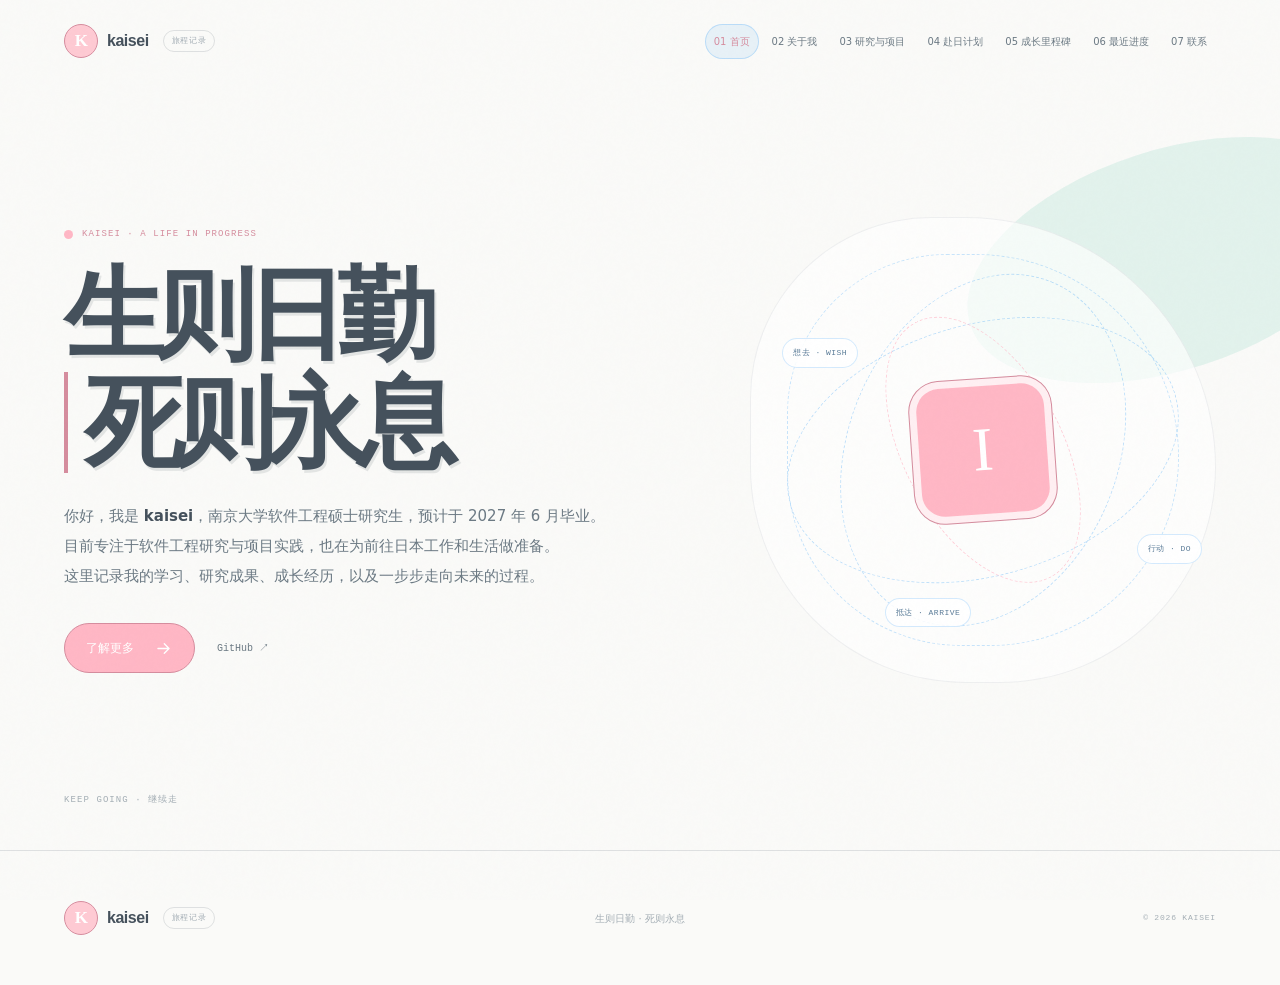
<file: index.html>
<!doctype html>
<html lang="zh-CN">
  <head>
    <meta charset="UTF-8" />
    <meta name="viewport" content="width=device-width, initial-scale=1.0" />
    <meta name="theme-color" content="#0b0c0e" />
    <meta
      name="description"
      content="kaisei 的个人成长记录，记录去日本、学习、工作与长期梦想如何一步步变成现实。"
    />
    <meta property="og:title" content="kaisei · Personal Space" />
    <meta
      property="og:description"
      content="生则日勤，死则永息。"
    />
    <meta property="og:type" content="website" />
    <meta property="og:url" content="https://kaisei-jp.github.io/" />
    <link rel="canonical" href="https://kaisei-jp.github.io/" />
    <title>kaisei · Personal Space</title>
    <link rel="icon" href="data:image/svg+xml,<svg xmlns=%22http://www.w3.org/2000/svg%22 viewBox=%220 0 100 100%22><rect width=%22100%22 height=%22100%22 rx=%2220%22 fill=%22%23c7ff3d%22/><text x=%2250%22 y=%2268%22 text-anchor=%22middle%22 font-size=%2260%22 font-family=%22Arial%22 font-weight=%22900%22 fill=%22%230b0c0e%22>K</text></svg>" />
    <link rel="stylesheet" href="styles.css" />
    <script src="script.js" defer></script>
  </head>

  <body>
    <a class="skip-link" href="#main-content">跳到主要内容</a>

    <div class="noise" aria-hidden="true"></div>
    <header class="site-header" data-header>
      <a class="brand" href="index.html" aria-label="kaisei 首页">
        <span class="brand-mark">K</span>
        <span>kaisei</span>
        <span class="brand-sub">旅程记录</span>
      </a>

      <button
        class="menu-button"
        type="button"
        aria-label="打开导航"
        aria-expanded="false"
        aria-controls="site-nav"
        data-menu-button
      >
        <span></span>
        <span></span>
      </button>

      <nav class="site-nav" id="site-nav" aria-label="主导航" data-nav>
        <a href="index.html" aria-current="page">01 首页</a>
        <a href="about.html">02 关于我</a>
        <a href="research.html">03 研究与项目</a>
        <a href="plan.html">04 赴日计划</a>
        <a href="milestones.html">05 成长里程碑</a>
        <a href="now.html">06 最近进度</a>
        <a href="contact.html">07 联系</a>
      </nav>
    </header>

    <main id="main-content">
      <section class="hero" id="top" aria-labelledby="hero-title">
        <div class="hero-copy">
          <p class="eyebrow reveal">KAISEI · A LIFE IN PROGRESS</p>
          <h1 id="hero-title" class="reveal hero-title-art">
            <span class="hero-line">生则日勤</span>
            <span class="hero-line hero-line-secondary">死则永息</span>
          </h1>
          <p class="hero-intro reveal">
            你好，我是 <strong>kaisei</strong>，南京大学软件工程硕士研究生，预计于 2027 年 6 月毕业。<br />
            目前专注于软件工程研究与项目实践，也在为前往日本工作和生活做准备。<br />
            这里记录我的学习、研究成果、成长经历，以及一步步走向未来的过程。
          </p>
          <div class="hero-actions reveal">
            <a class="button button-primary" href="about.html">
              了解更多
              <svg aria-hidden="true" viewBox="0 0 24 24">
                <path d="M5 12h14M13 6l6 6-6 6" />
              </svg>
            </a>
            <a
              class="text-link"
              href="https://github.com/kaisei-jp"
              target="_blank"
              rel="noopener noreferrer"
            >
              GitHub <span aria-hidden="true">↗</span>
            </a>
          </div>
        </div>

        <div class="hero-visual reveal" aria-hidden="true">
          <div class="orbit orbit-one"></div>
          <div class="orbit orbit-two"></div>
          <div class="orbit orbit-three"></div>
          <div class="visual-core">
            <span>I</span>
          </div>
          <span class="visual-label label-one">想去 · WISH</span>
          <span class="visual-label label-two">行动 · DO</span>
          <span class="visual-label label-three">抵达 · ARRIVE</span>
        </div>
      </section>
    </main>

    <footer class="site-footer">
      <a class="brand" href="index.html" aria-label="回到首页">
        <span class="brand-mark">K</span>
        <span>kaisei</span>
        <span class="brand-sub">旅程记录</span>
      </a>
      <p>生则日勤 · 死则永息</p>
      <p class="copyright">© <span data-year></span> kaisei</p>
    </footer>
  </body>
</html>
</file>
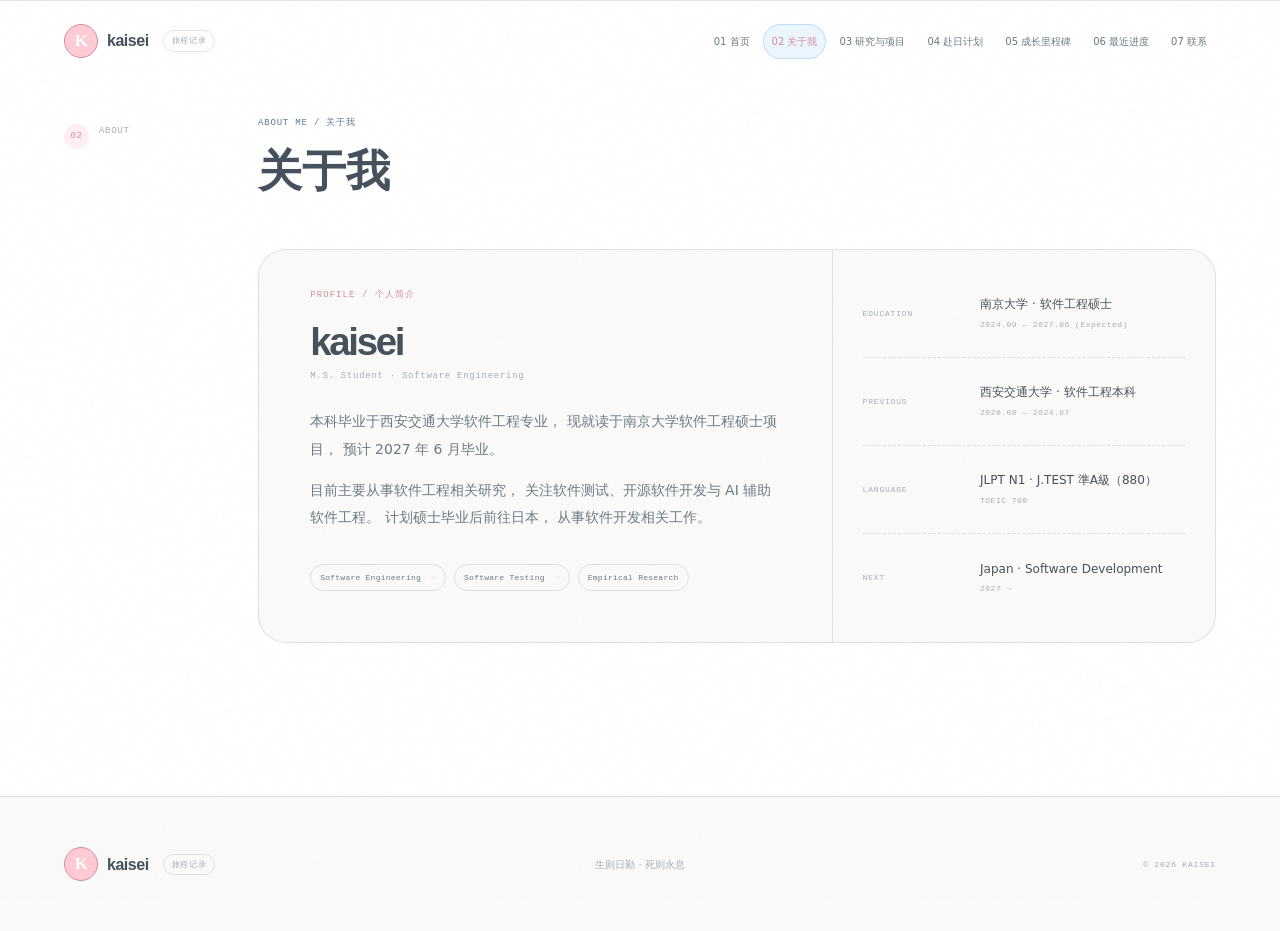
<file: about.html>
<!doctype html>
<html lang="zh-CN">
  <head>
    <meta charset="UTF-8" />
    <meta name="viewport" content="width=device-width, initial-scale=1.0" />
    <meta name="theme-color" content="#fafaf8" />
    <meta name="description" content="kaisei 的个人简介、教育经历、语言成绩与专业方向。" />
    <meta property="og:title" content="关于我 · kaisei" />
    <meta property="og:type" content="website" />
    <meta property="og:url" content="https://kaisei-jp.github.io/about.html" />
    <link rel="canonical" href="https://kaisei-jp.github.io/about.html" />
    <title>关于我 · kaisei</title>
    <link rel="icon" href="data:image/svg+xml,<svg xmlns=%22http://www.w3.org/2000/svg%22 viewBox=%220 0 100 100%22><rect width=%22100%22 height=%22100%22 rx=%2220%22 fill=%22%23c7ff3d%22/><text x=%2250%22 y=%2268%22 text-anchor=%22middle%22 font-size=%2260%22 font-family=%22Arial%22 font-weight=%22900%22 fill=%22%230b0c0e%22>K</text></svg>" />
    <link rel="stylesheet" href="styles.css?v=20261012-about3" />
    <script src="script.js" defer></script>
  </head>

  <body>
    <a class="skip-link" href="#main-content">跳到主要内容</a>
    <div class="noise" aria-hidden="true"></div>
    <header class="site-header" data-header>
      <a class="brand" href="index.html" aria-label="kaisei 首页">
        <span class="brand-mark">K</span>
        <span>kaisei</span>
        <span class="brand-sub">旅程记录</span>
      </a>
      <button class="menu-button" type="button" aria-label="打开导航" aria-expanded="false" aria-controls="site-nav" data-menu-button>
        <span></span><span></span>
      </button>
      <nav class="site-nav" id="site-nav" aria-label="主导航" data-nav>
        <a href="index.html">01 首页</a>
        <a href="about.html" aria-current="page">02 关于我</a>
        <a href="research.html">03 研究与项目</a>
        <a href="plan.html">04 赴日计划</a>
        <a href="milestones.html">05 成长里程碑</a>
        <a href="now.html">06 最近进度</a>
        <a href="contact.html">07 联系</a>
      </nav>
    </header>

    <main id="main-content">
      <section class="manifesto section" id="about" aria-labelledby="about-title">
        <div class="section-index reveal"><span>02</span><span>ABOUT</span></div>
        <div class="manifesto-content">
          <p class="section-kicker reveal">ABOUT ME / 关于我</p>
          <h1 id="about-title" class="reveal">关于我</h1>
          <div class="research-profile reveal">
            <div class="research-bio">
              <p class="profile-label">PROFILE / 个人简介</p>
              <p class="profile-name">kaisei<span>M.S. Student · Software Engineering</span></p>
              <p class="profile-copy">
                本科毕业于西安交通大学软件工程专业，
                现就读于南京大学软件工程硕士项目，
                预计 2027 年 6 月毕业。
              </p>
              <p class="profile-copy">
                目前主要从事软件工程相关研究，
                关注软件测试、开源软件开发与 AI 辅助软件工程。
                计划硕士毕业后前往日本，
                从事软件开发相关工作。
              </p>
              <div class="method-chain" aria-label="专业方向">
                <span>Software Engineering</span>
                <span>Software Testing</span>
                <span>Empirical Research</span>
              </div>
            </div>
            <dl class="research-meta">
              <div class="meta-row">
                <dt>EDUCATION</dt>
                <dd>南京大学 · 软件工程硕士<span>2024.09 — 2027.06 (Expected)</span></dd>
              </div>
              <div class="meta-row">
                <dt>PREVIOUS</dt>
                <dd>西安交通大学 · 软件工程本科<span>2020.08 — 2024.07</span></dd>
              </div>
              <div class="meta-row">
                <dt>LANGUAGE</dt>
                <dd>JLPT N1 · J.TEST 準A級（880）<span>TOEIC 790</span></dd>
              </div>
              <div class="meta-row">
                <dt>NEXT</dt>
                <dd>Japan · Software Development<span>2027 →</span></dd>
              </div>
            </dl>
          </div>
        </div>
      </section>
    </main>

    <footer class="site-footer">
      <a class="brand" href="index.html" aria-label="回到首页"><span class="brand-mark">K</span><span>kaisei</span><span class="brand-sub">旅程记录</span></a>
      <p>生则日勤 · 死则永息</p>
      <p class="copyright">© <span data-year></span> kaisei</p>
    </footer>
  </body>
</html>
</file>
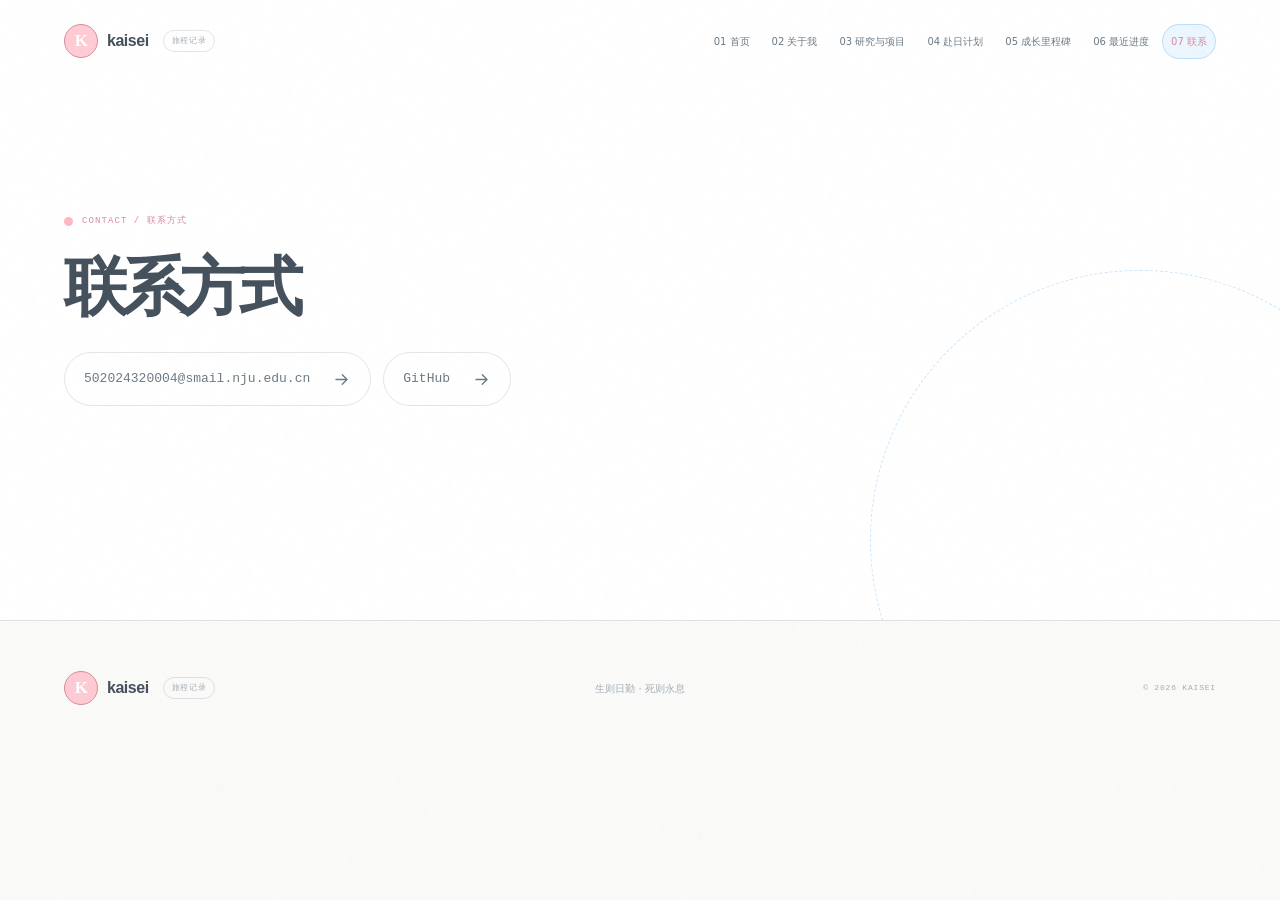
<file: contact.html>
<!doctype html>
<html lang="zh-CN">
  <head>
    <meta charset="UTF-8" />
    <meta name="viewport" content="width=device-width, initial-scale=1.0" />
    <meta name="theme-color" content="#fafaf8" />
    <meta name="description" content="kaisei 的电子邮件与 GitHub 联系方式。" />
    <meta property="og:title" content="联系 · kaisei" />
    <meta property="og:type" content="website" />
    <meta property="og:url" content="https://kaisei-jp.github.io/contact.html" />
    <link rel="canonical" href="https://kaisei-jp.github.io/contact.html" />
    <title>联系 · kaisei</title>
    <link rel="icon" href="data:image/svg+xml,<svg xmlns=%22http://www.w3.org/2000/svg%22 viewBox=%220 0 100 100%22><rect width=%22100%22 height=%22100%22 rx=%2220%22 fill=%22%23c7ff3d%22/><text x=%2250%22 y=%2268%22 text-anchor=%22middle%22 font-size=%2260%22 font-family=%22Arial%22 font-weight=%22900%22 fill=%22%230b0c0e%22>K</text></svg>" />
    <link rel="stylesheet" href="styles.css" />
    <script src="script.js" defer></script>
  </head>

  <body>
    <a class="skip-link" href="#main-content">跳到主要内容</a>
    <div class="noise" aria-hidden="true"></div>
    <header class="site-header" data-header>
      <a class="brand" href="index.html" aria-label="kaisei 首页"><span class="brand-mark">K</span><span>kaisei</span><span class="brand-sub">旅程记录</span></a>
      <button class="menu-button" type="button" aria-label="打开导航" aria-expanded="false" aria-controls="site-nav" data-menu-button><span></span><span></span></button>
      <nav class="site-nav" id="site-nav" aria-label="主导航" data-nav>
        <a href="index.html">01 首页</a>
        <a href="about.html">02 关于我</a>
        <a href="research.html">03 研究与项目</a>
        <a href="plan.html">04 赴日计划</a>
        <a href="milestones.html">05 成长里程碑</a>
        <a href="now.html">06 最近进度</a>
        <a href="contact.html" aria-current="page">07 联系</a>
      </nav>
    </header>

    <main id="main-content">
      <section class="contact contact-page" aria-labelledby="contact-title">
        <div class="contact-orbit" aria-hidden="true"></div>
        <p class="eyebrow reveal">CONTACT / 联系方式</p>
        <h1 id="contact-title" class="reveal">联系方式</h1>
        <div class="contact-links reveal">
          <a class="contact-link" href="mailto:502024320004@smail.nju.edu.cn">
            <span>502024320004@smail.nju.edu.cn</span>
            <svg aria-hidden="true" viewBox="0 0 24 24"><path d="M5 12h14M13 6l6 6-6 6" /></svg>
          </a>
          <a class="contact-link" href="https://github.com/kaisei-jp" target="_blank" rel="noopener noreferrer">
            <span>GitHub</span>
            <svg aria-hidden="true" viewBox="0 0 24 24"><path d="M5 12h14M13 6l6 6-6 6" /></svg>
          </a>
        </div>
      </section>
    </main>

    <footer class="site-footer">
      <a class="brand" href="index.html" aria-label="回到首页"><span class="brand-mark">K</span><span>kaisei</span><span class="brand-sub">旅程记录</span></a>
      <p>生则日勤 · 死则永息</p>
      <p class="copyright">© <span data-year></span> kaisei</p>
    </footer>
  </body>
</html>
</file>
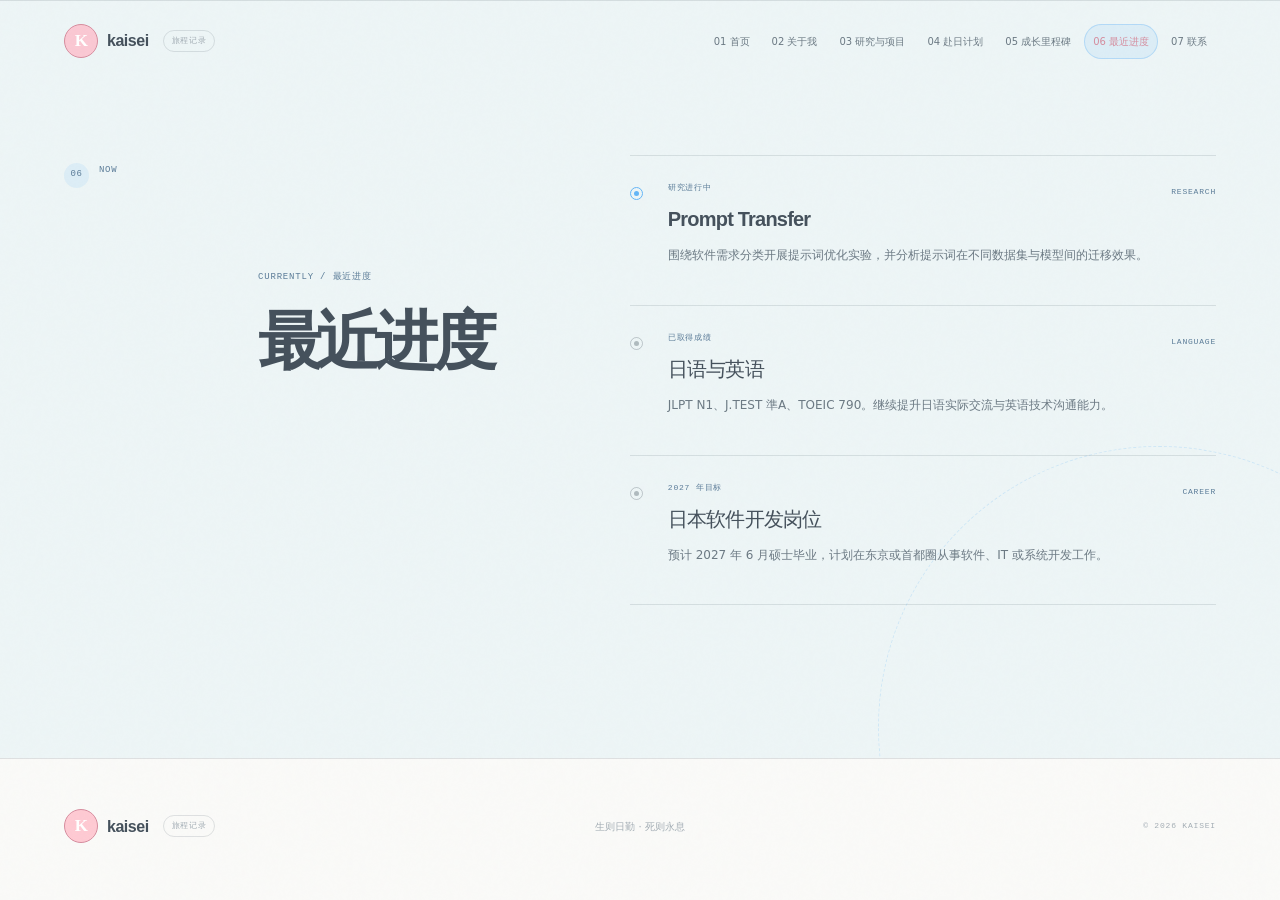
<file: now.html>
<!doctype html>
<html lang="zh-CN">
  <head>
    <meta charset="UTF-8" />
    <meta name="viewport" content="width=device-width, initial-scale=1.0" />
    <meta name="theme-color" content="#fafaf8" />
    <meta name="description" content="kaisei 最近的研究、语言学习与赴日就业准备进展。" />
    <meta property="og:title" content="最近进度 · kaisei" />
    <meta property="og:type" content="website" />
    <meta property="og:url" content="https://kaisei-jp.github.io/now.html" />
    <link rel="canonical" href="https://kaisei-jp.github.io/now.html" />
    <title>最近进度 · kaisei</title>
    <link rel="icon" href="data:image/svg+xml,<svg xmlns=%22http://www.w3.org/2000/svg%22 viewBox=%220 0 100 100%22><rect width=%22100%22 height=%22100%22 rx=%2220%22 fill=%22%23c7ff3d%22/><text x=%2250%22 y=%2268%22 text-anchor=%22middle%22 font-size=%2260%22 font-family=%22Arial%22 font-weight=%22900%22 fill=%22%230b0c0e%22>K</text></svg>" />
    <link rel="stylesheet" href="styles.css" />
    <script src="script.js" defer></script>
  </head>

  <body>
    <a class="skip-link" href="#main-content">跳到主要内容</a>
    <div class="noise" aria-hidden="true"></div>
    <header class="site-header" data-header>
      <a class="brand" href="index.html" aria-label="kaisei 首页"><span class="brand-mark">K</span><span>kaisei</span><span class="brand-sub">旅程记录</span></a>
      <button class="menu-button" type="button" aria-label="打开导航" aria-expanded="false" aria-controls="site-nav" data-menu-button><span></span><span></span></button>
      <nav class="site-nav" id="site-nav" aria-label="主导航" data-nav>
        <a href="index.html">01 首页</a>
        <a href="about.html">02 关于我</a>
        <a href="research.html">03 研究与项目</a>
        <a href="plan.html">04 赴日计划</a>
        <a href="milestones.html">05 成长里程碑</a>
        <a href="now.html" aria-current="page">06 最近进度</a>
        <a href="contact.html">07 联系</a>
      </nav>
    </header>

    <main id="main-content">
      <section class="now section" id="now" aria-labelledby="now-title">
        <div class="section-index reveal"><span>06</span><span>NOW</span></div>
        <div class="now-layout">
          <div class="now-heading reveal">
            <p class="section-kicker">CURRENTLY / 最近进度</p>
            <h1 id="now-title">最近进度</h1>
          </div>
          <div class="now-list">
            <article class="now-item reveal">
              <div class="status-dot"><span></span></div>
              <div>
                <p class="now-status">研究进行中</p>
                <h2>Prompt Transfer</h2>
                <p>围绕软件需求分类开展提示词优化实验，并分析提示词在不同数据集与模型间的迁移效果。</p>
              </div>
              <span class="now-tag">RESEARCH</span>
            </article>
            <article class="now-item reveal">
              <div class="status-dot status-muted"><span></span></div>
              <div>
                <p class="now-status">已取得成绩</p>
                <h2>日语与英语</h2>
                <p>JLPT N1、J.TEST 準A、TOEIC 790。继续提升日语实际交流与英语技术沟通能力。</p>
              </div>
              <span class="now-tag">LANGUAGE</span>
            </article>
            <article class="now-item reveal">
              <div class="status-dot status-muted"><span></span></div>
              <div>
                <p class="now-status">2027 年目标</p>
                <h2>日本软件开发岗位</h2>
                <p>预计 2027 年 6 月硕士毕业，计划在东京或首都圈从事软件、IT 或系统开发工作。</p>
              </div>
              <span class="now-tag">CAREER</span>
            </article>
          </div>
        </div>
      </section>
    </main>

    <footer class="site-footer">
      <a class="brand" href="index.html" aria-label="回到首页"><span class="brand-mark">K</span><span>kaisei</span><span class="brand-sub">旅程记录</span></a>
      <p>生则日勤 · 死则永息</p>
      <p class="copyright">© <span data-year></span> kaisei</p>
    </footer>
  </body>
</html>
</file>
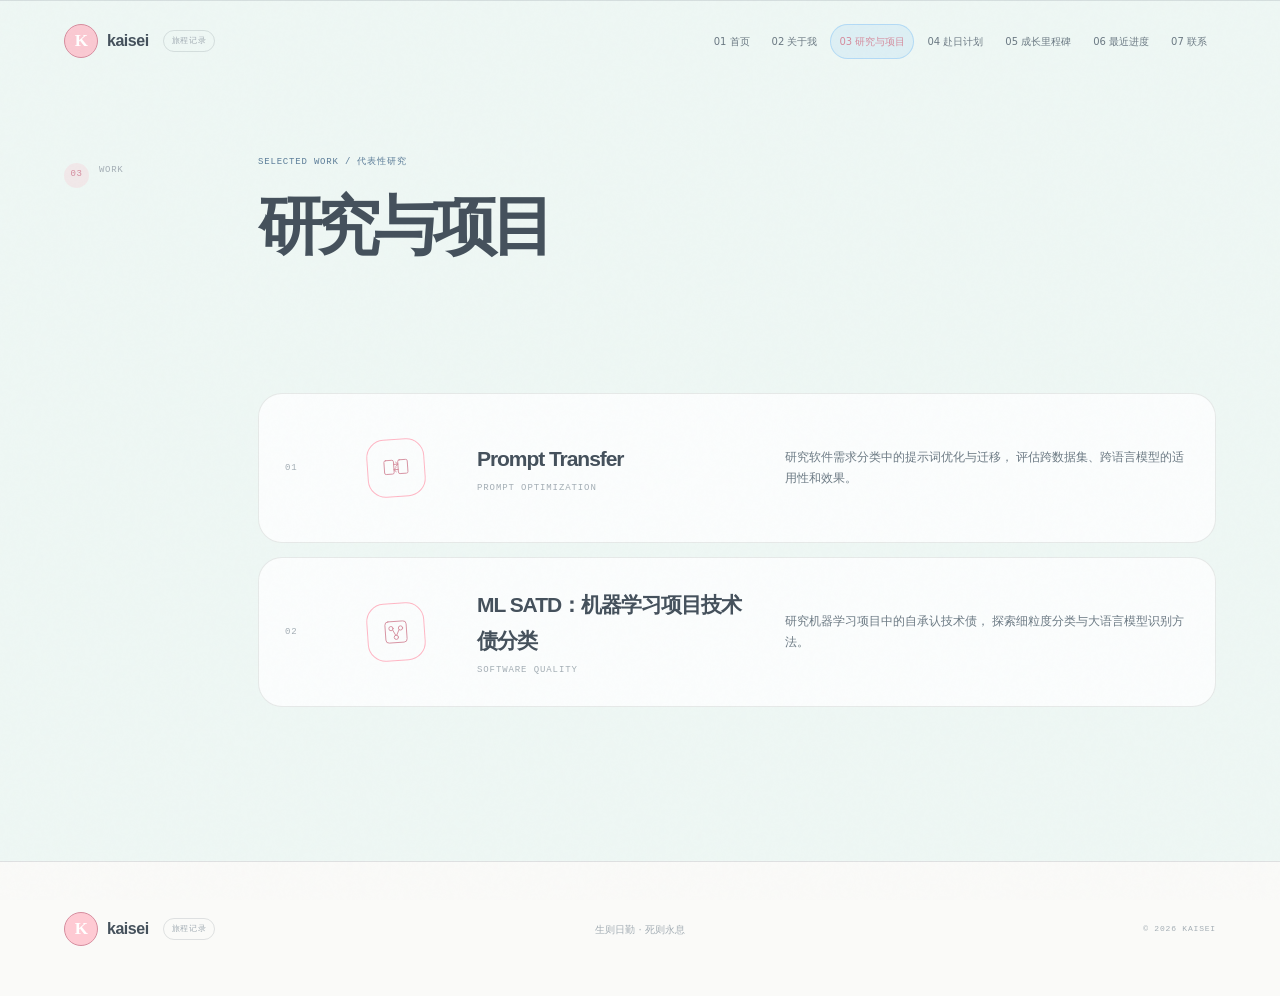
<file: research.html>
<!doctype html>
<html lang="zh-CN">
  <head>
    <meta charset="UTF-8" />
    <meta name="viewport" content="width=device-width, initial-scale=1.0" />
    <meta name="theme-color" content="#fafaf8" />
    <meta name="description" content="kaisei 的软件工程研究与项目：Prompt Transfer 与 ML SATD。" />
    <meta property="og:title" content="研究与项目 · kaisei" />
    <meta property="og:type" content="website" />
    <meta property="og:url" content="https://kaisei-jp.github.io/research.html" />
    <link rel="canonical" href="https://kaisei-jp.github.io/research.html" />
    <title>研究与项目 · kaisei</title>
    <link rel="icon" href="data:image/svg+xml,<svg xmlns=%22http://www.w3.org/2000/svg%22 viewBox=%220 0 100 100%22><rect width=%22100%22 height=%22100%22 rx=%2220%22 fill=%22%23c7ff3d%22/><text x=%2250%22 y=%2268%22 text-anchor=%22middle%22 font-size=%2260%22 font-family=%22Arial%22 font-weight=%22900%22 fill=%22%230b0c0e%22>K</text></svg>" />
    <link rel="stylesheet" href="styles.css" />
    <script src="script.js" defer></script>
  </head>

  <body>
    <a class="skip-link" href="#main-content">跳到主要内容</a>
    <div class="noise" aria-hidden="true"></div>
    <header class="site-header" data-header>
      <a class="brand" href="index.html" aria-label="kaisei 首页"><span class="brand-mark">K</span><span>kaisei</span><span class="brand-sub">旅程记录</span></a>
      <button class="menu-button" type="button" aria-label="打开导航" aria-expanded="false" aria-controls="site-nav" data-menu-button><span></span><span></span></button>
      <nav class="site-nav" id="site-nav" aria-label="主导航" data-nav>
        <a href="index.html">01 首页</a>
        <a href="about.html">02 关于我</a>
        <a href="research.html" aria-current="page">03 研究与项目</a>
        <a href="plan.html">04 赴日计划</a>
        <a href="milestones.html">05 成长里程碑</a>
        <a href="now.html">06 最近进度</a>
        <a href="contact.html">07 联系</a>
      </nav>
    </header>

    <main id="main-content">
      <section class="focus section" id="research" aria-labelledby="research-title">
        <div class="section-index reveal"><span>03</span><span>WORK</span></div>
        <div class="section-heading reveal">
          <p class="section-kicker">SELECTED WORK / 代表性研究</p>
          <h1 id="research-title">研究与项目</h1>
        </div>
        <div class="focus-list">
          <article class="focus-card reveal">
            <div class="focus-number">01</div>
            <div class="focus-icon" aria-hidden="true">
              <svg viewBox="0 0 64 64"><rect x="10" y="17" width="18" height="26" rx="3" /><rect x="36" y="17" width="18" height="26" rx="3" /><path d="M28 25h8M32 21l4 4-4 4M36 35h-8M32 31l-4 4 4 4" /></svg>
            </div>
            <div>
              <h2>Prompt Transfer</h2>
              <p>PROMPT OPTIMIZATION</p>
            </div>
            <p class="focus-description">
              研究软件需求分类中的提示词优化与迁移，
              评估跨数据集、跨语言模型的适用性和效果。
            </p>
          </article>

          <article class="focus-card reveal">
            <div class="focus-number">02</div>
            <div class="focus-icon" aria-hidden="true">
              <svg viewBox="0 0 64 64"><rect x="12" y="12" width="40" height="40" rx="6" /><circle cx="23" cy="25" r="4" /><circle cx="41" cy="25" r="4" /><circle cx="32" cy="42" r="4" /><path d="M26 28l5 10M38 28l-5 10" /></svg>
            </div>
            <div>
              <h2>ML SATD：机器学习项目技术债分类</h2>
              <p>SOFTWARE QUALITY</p>
            </div>
            <p class="focus-description">
              研究机器学习项目中的自承认技术债，
              探索细粒度分类与大语言模型识别方法。
            </p>
          </article>
        </div>
      </section>
    </main>

    <footer class="site-footer">
      <a class="brand" href="index.html" aria-label="回到首页"><span class="brand-mark">K</span><span>kaisei</span><span class="brand-sub">旅程记录</span></a>
      <p>生则日勤 · 死则永息</p>
      <p class="copyright">© <span data-year></span> kaisei</p>
    </footer>
  </body>
</html>
</file>
<file: styles.css>
:root {
  --paper: #fafaf8;
  --paper-bright: #ffffff;
  --wash: #eef7f4;
  --ink: #45515c;
  --ink-soft: #6c7a84;
  --muted: #a4aeb5;
  --line: rgba(68, 85, 95, 0.15);
  --line-light: rgba(255, 255, 255, 0.42);
  --coral: #ffb7c5;
  --coral-deep: #d58d9e;
  --sage: #98d8c8;
  --blue: #64b5f6;
  --blue-deep: #5b7c98;
  --max-width: 1320px;
  --page-x: clamp(20px, 5vw, 76px);
  --display: "Hiragino Maru Gothic ProN", "Noto Sans CJK SC", "PingFang SC",
    "Microsoft YaHei", sans-serif;
  --body: system-ui, -apple-system, BlinkMacSystemFont, "Segoe UI", "PingFang SC",
    "Microsoft YaHei", sans-serif;
  --mono: "SFMono-Regular", Menlo, Monaco, Consolas, "Liberation Mono", monospace;
}

* {
  box-sizing: border-box;
}

html {
  scroll-behavior: smooth;
  scroll-padding-top: 96px;
}

body {
  margin: 0;
  overflow-x: hidden;
  background: var(--paper);
  color: var(--ink);
  font-family: var(--body);
  line-height: 1.7;
}

body.menu-open {
  overflow: hidden;
}

body::before {
  position: fixed;
  inset: 0;
  z-index: -2;
  pointer-events: none;
  background-image: radial-gradient(rgba(68, 85, 95, 0.035) 0.7px, transparent 0.7px);
  background-size: 6px 6px;
  content: "";
  opacity: 0.12;
}

::selection {
  background: var(--coral);
  color: var(--paper-bright);
}

a {
  color: inherit;
  text-decoration: none;
}

button,
a,
input {
  -webkit-tap-highlight-color: transparent;
}

button,
input {
  font: inherit;
}

svg {
  display: block;
}

.skip-link {
  position: fixed;
  top: 12px;
  left: 12px;
  z-index: 200;
  padding: 9px 14px;
  border-radius: 10px;
  background: var(--ink);
  color: var(--paper-bright);
  transform: translateY(-150%);
  transition: transform 180ms ease;
}

.skip-link:focus {
  transform: translateY(0);
}

.noise {
  position: fixed;
  inset: 0;
  z-index: 100;
  pointer-events: none;
  opacity: 0.025;
  mix-blend-mode: multiply;
  background-image: url("data:image/svg+xml,%3Csvg viewBox='0 0 180 180' xmlns='http://www.w3.org/2000/svg'%3E%3Cfilter id='n'%3E%3CfeTurbulence type='fractalNoise' baseFrequency='.8' numOctaves='3' stitchTiles='stitch'/%3E%3C/filter%3E%3Crect width='100%25' height='100%25' filter='url(%23n)' opacity='.7'/%3E%3C/svg%3E");
}

.site-header,
.site-footer,
.hero,
.section,
.contact {
  width: min(100%, var(--max-width));
  margin-inline: auto;
  padding-inline: var(--page-x);
}

.site-header {
  position: fixed;
  top: 0;
  left: 50%;
  z-index: 90;
  display: flex;
  height: 82px;
  align-items: center;
  justify-content: space-between;
  transform: translateX(-50%);
  transition: height 220ms ease, background 220ms ease, box-shadow 220ms ease;
}

.site-header.is-scrolled {
  width: 100%;
  max-width: none;
  height: 66px;
  background: rgba(250, 250, 248, 0.9);
  box-shadow: none;
  backdrop-filter: blur(16px);
}

.brand {
  display: inline-flex;
  align-items: center;
  gap: 9px;
  font-family: var(--display);
  font-size: 16px;
  font-weight: 650;
  letter-spacing: -0.03em;
}

.brand-mark {
  display: grid;
  width: 34px;
  height: 34px;
  place-items: center;
  border: 1px solid var(--coral-deep);
  border-radius: 50%;
  background: rgba(255, 183, 197, 0.72);
  box-shadow: none;
  color: var(--paper-bright);
  font-family: Georgia, serif;
  font-size: 17px;
}

.brand-sub {
  margin-left: 5px;
  padding: 3px 8px;
  border: 1px solid var(--line);
  border-radius: 999px;
  color: var(--muted);
  font-family: var(--mono);
  font-size: 8px;
  font-weight: 500;
  letter-spacing: 0.08em;
  writing-mode: horizontal-tb;
}

.site-nav {
  display: flex;
  align-items: center;
  gap: 4px;
}

.site-nav a {
  padding: 8px 8px;
  border: 1px solid transparent;
  border-radius: 999px;
  color: var(--ink-soft);
  font-family: var(--body);
  font-size: 10px;
  transition: background 180ms ease, color 180ms ease, border-color 180ms ease;
}

.site-nav a:hover,
.site-nav a:focus-visible,
.site-nav a[aria-current="page"] {
  border-color: rgba(100, 181, 246, 0.35);
  background: rgba(100, 181, 246, 0.12);
  color: var(--coral-deep);
}

.menu-button {
  display: none;
  width: 42px;
  height: 42px;
  padding: 10px 8px;
  border: 1px solid var(--line);
  border-radius: 50%;
  background: var(--paper-bright);
  color: var(--ink);
  cursor: pointer;
}

.menu-button span {
  display: block;
  width: 22px;
  height: 2px;
  margin: 5px auto;
  border-radius: 99px;
  background: currentColor;
  transition: transform 200ms ease;
}

.hero {
  position: relative;
  display: grid;
  min-height: min(850px, 100svh);
  padding-top: 142px;
  padding-bottom: 92px;
  overflow: hidden;
  grid-template-columns: minmax(0, 1fr) minmax(320px, 0.8fr);
  align-items: center;
  gap: clamp(40px, 8vw, 110px);
}

.hero::before {
  position: absolute;
  top: 150px;
  right: -100px;
  width: 420px;
  height: 220px;
  border-radius: 50%;
  background: rgba(152, 216, 200, 0.24);
  content: "";
  transform: rotate(-18deg);
}

.hero::after {
  position: absolute;
  bottom: 42px;
  left: var(--page-x);
  color: var(--muted);
  content: "KEEP GOING · 继续走";
  font-family: var(--mono);
  font-size: 9px;
  letter-spacing: 0.12em;
}

.hero-copy {
  position: relative;
  z-index: 1;
}

.eyebrow,
.section-kicker,
.section-index,
.now-status,
.now-tag,
.copyright {
  font-family: var(--mono);
  text-transform: uppercase;
}

.eyebrow {
  display: flex;
  align-items: center;
  gap: 9px;
  margin: 0 0 22px;
  color: var(--coral-deep);
  font-size: 9px;
  letter-spacing: 0.12em;
}

.eyebrow::before {
  width: 9px;
  height: 9px;
  border-radius: 50%;
  background: var(--coral);
  content: "";
}

.hero h1 {
  max-width: 800px;
  margin: 0;
  font-family: var(--display);
  font-size: clamp(48px, 6.2vw, 88px);
  font-weight: 620;
  letter-spacing: -0.09em;
  line-height: 1.08;
}

.hero h1.hero-title-art {
  max-width: 100%;
  font-family: "Hiragino Sans", "Noto Sans CJK SC", "PingFang SC", "Microsoft YaHei", sans-serif;
  font-size: clamp(64px, 7.8vw, 112px);
  font-weight: 900;
  letter-spacing: -0.09em;
  line-height: 1.02;
}

.hero-title-art .hero-line {
  display: block;
  width: max-content;
  max-width: 100%;
  white-space: nowrap;
  color: var(--ink);
  text-shadow: 2px 3px 0 rgba(69, 81, 92, 0.12);
}

.hero-title-art .hero-line-secondary {
  margin-top: 0.06em;
  padding-left: 0.16em;
  border-left: 0.045em solid var(--coral-deep);
}

.manifesto h2 span,
.section-heading h2 span,
.now-heading h2 span,
.contact h2 span {
  color: var(--coral-deep);
}

.hero-intro {
  max-width: 580px;
  margin: 28px 0 0;
  color: var(--ink-soft);
  font-size: 15px;
  line-height: 2;
}

.hero-intro strong {
  color: var(--ink);
  font-weight: 800;
}

.hero-actions {
  display: flex;
  align-items: center;
  gap: 22px;
  margin-top: 32px;
}

.button {
  display: inline-flex;
  min-height: 50px;
  align-items: center;
  justify-content: center;
  gap: 20px;
  padding: 0 21px;
  border: 1px solid var(--coral-deep);
  border-radius: 999px;
  font-size: 12px;
  font-weight: 560;
  transition: background 180ms ease, color 180ms ease, transform 180ms ease,
    box-shadow 180ms ease;
}

.button svg,
.contact-link svg {
  width: 19px;
  fill: none;
  stroke: currentColor;
  stroke-linecap: round;
  stroke-linejoin: round;
  stroke-width: 1.7;
}

.button-primary {
  background: var(--coral);
  color: var(--paper-bright);
  box-shadow: none;
}

.button-primary:hover,
.button-primary:focus-visible {
  background: var(--coral-deep);
  box-shadow: none;
  transform: translate(2px, 2px);
}

.text-link {
  color: var(--ink-soft);
  font-family: var(--mono);
  font-size: 10px;
  transition: color 180ms ease;
}

.text-link:hover,
.text-link:focus-visible {
  color: var(--coral-deep);
}

.hero-visual {
  position: relative;
  width: min(100%, 510px);
  aspect-ratio: 1;
  justify-self: end;
  border-radius: 42% 58% 50% 50%;
  background: rgba(255, 255, 255, 0.62);
  box-shadow: inset 0 0 0 1px rgba(68, 85, 95, 0.08);
  transform: rotate(3deg);
}

.hero-visual::after {
  position: absolute;
  inset: 8%;
  border: 1px dashed rgba(100, 181, 246, 0.35);
  border-radius: 44% 56% 52% 48%;
  content: "";
}

.orbit {
  position: absolute;
  top: 50%;
  left: 50%;
  border: 1px dashed rgba(100, 181, 246, 0.4);
  border-radius: 50%;
  transform: translate(-50%, -50%);
}

.orbit-one {
  width: 86%;
  height: 54%;
  transform: translate(-50%, -50%) rotate(-16deg);
}

.orbit-two {
  width: 58%;
  height: 78%;
  transform: translate(-50%, -50%) rotate(22deg);
}

.orbit-three {
  width: 34%;
  height: 62%;
  border-color: rgba(255, 183, 197, 0.62);
  transform: translate(-50%, -50%) rotate(-28deg);
}

.visual-core {
  position: absolute;
  top: 50%;
  left: 50%;
  display: grid;
  width: 142px;
  height: 142px;
  place-items: center;
  border: 7px solid rgba(255, 255, 255, 0.78);
  border-radius: 30px;
  background: var(--coral);
  box-shadow: 0 0 0 1px var(--coral-deep);
  color: var(--paper-bright);
  font-family: Georgia, serif;
  font-size: 62px;
  transform: translate(-50%, -50%) rotate(-4deg);
}

.visual-label {
  position: absolute;
  z-index: 2;
  padding: 7px 10px;
  border: 1px solid rgba(100, 181, 246, 0.28);
  border-radius: 999px;
  background: rgba(255, 255, 255, 0.88);
  color: var(--blue-deep);
  font-family: var(--mono);
  font-size: 8px;
  letter-spacing: 0.06em;
}

.label-one {
  top: 26%;
  left: 7%;
}

.label-two {
  top: 68%;
  right: 3%;
}

.label-three {
  bottom: 12%;
  left: 29%;
}

.section {
  display: grid;
  padding-top: clamp(100px, 12vw, 160px);
  padding-bottom: clamp(100px, 12vw, 160px);
  border-top: 1px solid var(--line);
  grid-template-columns: 130px 1fr;
  gap: clamp(30px, 5vw, 90px);
}

.section-index {
  display: flex;
  align-items: flex-start;
  gap: 10px;
  padding-top: 8px;
  color: var(--muted);
  font-size: 9px;
  letter-spacing: 0.08em;
}

.section-index span:first-child {
  display: inline-grid;
  width: 25px;
  height: 25px;
  place-items: center;
  border-radius: 50%;
  background: rgba(255, 183, 197, 0.22);
  color: var(--coral-deep);
}

.section-kicker {
  margin: 0 0 20px;
  color: var(--blue-deep);
  font-size: 9px;
  letter-spacing: 0.09em;
}

.manifesto {
  padding-top: clamp(100px, 9vw, 128px);
  background: var(--paper-bright);
}

#about-title {
  /* Use a Simplified-Chinese font consistently; avoid Japanese-glyph fallback. */
  font-family: "PingFang SC", "Microsoft YaHei", "Noto Sans CJK SC", "Noto Sans SC", sans-serif;
  font-size: clamp(36px, 3.4vw, 48px);
  font-weight: 700;
  letter-spacing: 0;
  font-variant-east-asian: simplified;
  line-height: 1.2;
}

.manifesto .section-kicker {
  margin-bottom: 14px;
}

.manifesto .research-profile {
  margin-top: clamp(32px, 4vw, 56px);
}

.manifesto-content,
.focus .section-heading,
.focus-list,
.now-layout,
.contact > *:not(.contact-orbit) {
  grid-column: 2;
}

.manifesto h1,
.manifesto h2,
.section-heading h1,
.section-heading h2,
.now-heading h1,
.now-heading h2,
.contact h1,
.contact h2 {
  margin: 0;
  font-family: var(--display);
  font-size: clamp(38px, 5vw, 70px);
  font-weight: 620;
  letter-spacing: -0.09em;
  line-height: 1.15;
}

.research-profile {
  display: grid;
  margin-top: clamp(54px, 8vw, 100px);
  border: 1px solid var(--line);
  border-radius: 28px;
  background: var(--paper);
  box-shadow: none;
  grid-template-columns: minmax(0, 1.2fr) minmax(280px, 0.8fr);
}

.research-bio {
  padding: 38px clamp(26px, 4vw, 58px);
  border-right: 1px solid var(--line);
}

.profile-label {
  margin: 0 0 18px;
  color: var(--coral-deep);
  font-family: var(--mono);
  font-size: 9px;
  letter-spacing: 0.12em;
}

.profile-name {
  margin: 0 0 26px;
  font-family: var(--display);
  font-size: clamp(28px, 3vw, 42px);
  font-weight: 620;
  letter-spacing: -0.06em;
  line-height: 1.1;
}

.profile-name span {
  display: block;
  margin-top: 9px;
  color: var(--muted);
  font-family: var(--mono);
  font-size: 9px;
  font-weight: 500;
  letter-spacing: 0.08em;
}

.profile-copy {
  max-width: 650px;
  margin: 0;
  color: var(--ink-soft);
  font-size: 14px;
  line-height: 1.95;
}

.profile-copy + .profile-copy {
  margin-top: 14px;
}

.method-chain {
  display: flex;
  margin-top: 32px;
  align-items: center;
  flex-wrap: wrap;
  gap: 8px;
}

.method-chain span {
  padding: 6px 9px;
  border: 1px solid var(--line);
  border-radius: 999px;
  color: var(--ink-soft);
  font-family: var(--mono);
  font-size: 8px;
  letter-spacing: 0.03em;
}

.method-chain span:not(:last-child)::after {
  margin-left: 10px;
  color: var(--coral);
  content: "→";
}

.research-meta {
  margin: 0;
  padding: 20px 30px;
}

.meta-row {
  display: grid;
  min-height: 88px;
  padding: 18px 0;
  border-bottom: 1px dashed var(--line);
  grid-template-columns: 0.5fr 1fr;
  align-items: center;
  gap: 15px;
}

.meta-row:last-child {
  border-bottom: 0;
}

.meta-row dt {
  color: var(--muted);
  font-family: var(--mono);
  font-size: 8px;
  letter-spacing: 0.1em;
}

.meta-row dd {
  margin: 0;
  color: var(--ink);
  font-size: 12px;
  line-height: 1.6;
}

.meta-row dd span {
  display: block;
  margin-top: 4px;
  color: var(--muted);
  font-family: var(--mono);
  font-size: 8px;
  letter-spacing: 0.06em;
}

.research-principle {
  display: grid;
  margin-top: clamp(54px, 7vw, 88px);
  padding: 28px;
  border-radius: 24px;
  background: var(--wash);
  grid-template-columns: minmax(0, 1.2fr) minmax(230px, 0.8fr);
  align-items: end;
  gap: clamp(34px, 7vw, 92px);
}

.principle-copy {
  max-width: 760px;
  margin: 0;
  font-family: var(--display);
  font-size: clamp(20px, 2.1vw, 28px);
  font-weight: 560;
  letter-spacing: -0.05em;
  line-height: 1.65;
}

.principle-motto {
  margin: 0;
  padding: 18px 0 3px 22px;
  border-left: 3px solid var(--coral);
  color: var(--ink-soft);
  font-family: var(--mono);
  font-size: 10px;
  letter-spacing: 0.04em;
}

.principle-motto span {
  display: block;
  margin-top: 11px;
  color: var(--muted);
  font-size: 8px;
}

.focus {
  background: var(--wash);
}

.section-heading {
  margin-bottom: 66px;
}

.focus-list {
  display: grid;
  gap: 14px;
}

.focus-card {
  display: grid;
  min-height: 150px;
  padding: 24px 26px;
  border: 1px solid rgba(38, 53, 48, 0.1);
  border-radius: 24px;
  background: rgba(255, 255, 255, 0.78);
  box-shadow: none;
  grid-template-columns: 44px 72px minmax(170px, 0.8fr) minmax(220px, 1.2fr);
  align-items: center;
  gap: clamp(16px, 3vw, 38px);
  transition: transform 450ms ease, border-color 450ms ease;
}

.focus-card:hover {
  border-color: rgba(100, 181, 246, 0.4);
  transform: translate(-2px, -2px);
}

.focus-number,
.focus-card > div:nth-child(3) p {
  color: var(--muted);
  font-family: var(--mono);
  font-size: 9px;
  letter-spacing: 0.1em;
}

.focus-icon {
  display: grid;
  width: 58px;
  height: 58px;
  place-items: center;
  border: 1px solid var(--coral);
  border-radius: 18px;
  color: var(--coral-deep);
  transform: rotate(-4deg);
  transition: background 180ms ease, color 180ms ease, transform 180ms ease;
}

.focus-card:hover .focus-icon {
  background: var(--coral);
  color: var(--paper-bright);
  transform: rotate(4deg);
}

.focus-icon svg {
  width: 34px;
  fill: none;
  stroke: currentColor;
  stroke-linecap: round;
  stroke-linejoin: round;
  stroke-width: 1.7;
}

.focus-card h2,
.focus-card h3 {
  margin: 0 0 4px;
  font-family: var(--display);
  font-size: 21px;
  font-weight: 620;
  letter-spacing: -0.05em;
}

.focus-card > div:nth-child(3) p {
  margin: 0;
}

.focus-description {
  margin: 0;
  color: var(--ink-soft);
  font-size: 12px;
  line-height: 1.8;
}

.now {
  position: relative;
  overflow: hidden;
  background: #edf5f6;
  color: var(--ink);
}

.now::after {
  position: absolute;
  right: -160px;
  bottom: -250px;
  width: 560px;
  height: 560px;
  border: 1px dashed rgba(100, 181, 246, 0.22);
  border-radius: 50%;
  box-shadow: none;
  content: "";
}

.now .section-index,
.now .section-kicker,
.now .now-status,
.now .now-tag {
  color: var(--blue-deep);
}

.now .section-index span:first-child {
  background: rgba(100, 181, 246, 0.12);
  color: var(--blue-deep);
}

.now-layout {
  position: relative;
  z-index: 1;
  display: grid;
  grid-template-columns: minmax(240px, 0.65fr) minmax(0, 1.35fr);
  gap: clamp(44px, 7vw, 105px);
}

.now-heading {
  position: sticky;
  top: 115px;
  align-self: start;
}

.now-heading h2 span {
  color: #ffd0c3;
}

.now-list {
  display: grid;
}

.now-item {
  display: grid;
  min-height: 150px;
  padding: 25px 0;
  border-top: 1px solid rgba(68, 85, 95, 0.14);
  grid-template-columns: 20px minmax(0, 1fr) auto;
  align-items: start;
  gap: 18px;
}

.now-item:last-child {
  border-bottom: 1px solid rgba(68, 85, 95, 0.14);
}

.status-dot {
  display: grid;
  width: 13px;
  height: 13px;
  margin-top: 6px;
  place-items: center;
  border: 1px solid var(--blue);
  border-radius: 50%;
}

.status-dot span {
  width: 5px;
  height: 5px;
  border-radius: 50%;
  background: var(--blue);
}

.status-muted {
  border-color: rgba(68, 85, 95, 0.28);
}

.status-muted span {
  background: rgba(68, 85, 95, 0.36);
}

.now-status {
  margin: 0 0 8px;
  font-size: 8px;
  letter-spacing: 0.1em;
}

.now-item h2,
.now-item h3 {
  margin: 0;
  color: var(--ink);
  font-family: var(--display);
  font-size: 20px;
  font-weight: 560;
  letter-spacing: -0.04em;
}

.now-item p:last-child {
  max-width: 560px;
  margin: 9px 0 0;
  color: var(--ink-soft);
  font-size: 12px;
  line-height: 1.8;
}

.now-tag {
  padding-top: 4px;
  color: var(--blue-deep);
  font-size: 8px;
  letter-spacing: 0.1em;
  text-align: right;
}

.contact {
  position: relative;
  display: grid;
  min-height: 620px;
  padding-top: 130px;
  padding-bottom: 130px;
  overflow: hidden;
  background: var(--paper-bright);
  align-content: center;
}

.contact-orbit {
  position: absolute;
  right: -130px;
  bottom: -190px;
  width: 540px;
  height: 540px;
  border: 1px dashed rgba(100, 181, 246, 0.35);
  border-radius: 50%;
  box-shadow: none;
}

.contact h2 {
  position: relative;
  z-index: 1;
  max-width: 850px;
}

.contact-link {
  position: relative;
  z-index: 1;
  display: inline-flex;
  width: fit-content;
  margin-top: 36px;
  align-items: center;
  gap: 22px;
  padding: 15px 19px;
  border: 1px solid var(--line);
  border-radius: 999px;
  color: var(--ink-soft);
  font-family: var(--mono);
  font-size: 10px;
  transition: background 180ms ease, color 180ms ease, transform 180ms ease;
}

.contact-link:hover,
.contact-link:focus-visible {
  background: var(--coral);
  color: var(--paper-bright);
  transform: translateY(-2px);
}

.contact-page {
  grid-template-columns: minmax(0, 1fr);
}

.contact-page > *:not(.contact-orbit) {
  grid-column: 1;
}

.site-footer {
  display: grid;
  min-height: 135px;
  padding-top: 30px;
  padding-bottom: 30px;
  border-top: 1px solid var(--line);
  grid-template-columns: 1fr 1fr 1fr;
  align-items: center;
  gap: 20px;
}

.site-footer > p {
  margin: 0;
  color: var(--muted);
  font-size: 10px;
  text-align: center;
}

.site-footer .copyright {
  font-size: 8px;
  letter-spacing: 0.1em;
  text-align: right;
}

.reveal {
  opacity: 0;
  transform: translateY(18px);
  transition: opacity 650ms cubic-bezier(0.2, 0.7, 0.2, 1),
    transform 650ms cubic-bezier(0.2, 0.7, 0.2, 1);
}

.reveal.is-visible {
  opacity: 1;
  transform: translateY(0);
}

@media (max-width: 980px) {
  .hero {
    min-height: auto;
    padding-top: 140px;
    padding-bottom: 110px;
    grid-template-columns: 1fr;
  }

  .hero-visual {
    width: min(78vw, 490px);
    justify-self: center;
  }

  .section {
    grid-template-columns: 80px 1fr;
    gap: 30px;
  }

  .research-profile,
  .research-principle,
  .now-layout {
    grid-template-columns: 1fr;
  }

  .research-bio {
    border-right: 0;
    border-bottom: 1px solid var(--line);
  }

  .now-heading {
    position: static;
  }

  .focus-card {
    grid-template-columns: 40px 65px 1fr;
  }

  .focus-description {
    grid-column: 3;
  }
}

@media (max-width: 900px) {
  .site-header {
    left: 0;
    width: 100%;
    height: 72px;
    transform: none;
  }

  .site-header.is-scrolled {
    height: 62px;
    backdrop-filter: none;
  }

  .menu-button {
    position: relative;
    z-index: 2;
    display: block;
  }

  .menu-button[aria-expanded="true"] span:first-child {
    transform: translateY(3.5px) rotate(45deg);
  }

  .menu-button[aria-expanded="true"] span:last-child {
    transform: translateY(-3.5px) rotate(-45deg);
  }

  .site-nav {
    position: fixed;
    z-index: 1;
    inset: 0;
    display: flex;
    width: 100vw;
    height: 100dvh;
    max-height: 100dvh;
    padding: 100px var(--page-x) calc(24px + env(safe-area-inset-bottom));
    overflow-y: auto;
    overscroll-behavior: contain;
    background: rgba(250, 250, 248, 0.98);
    flex-direction: column;
    align-items: stretch;
    justify-content: flex-start;
    gap: 4px;
    opacity: 0;
    pointer-events: none;
    visibility: hidden;
    transition: opacity 200ms ease, visibility 200ms ease;
  }

  .site-nav.is-open {
    opacity: 1;
    pointer-events: auto;
    visibility: visible;
  }

  .site-nav a {
    width: 100%;
    padding: 12px 0;
    border: 0;
    border-bottom: 1px dashed var(--line);
    border-radius: 0;
    color: var(--ink);
    font-family: var(--display);
    font-size: clamp(21px, 3vw, 27px);
    font-weight: 560;
    letter-spacing: -0.05em;
  }

  .site-nav a:hover,
  .site-nav a:focus-visible,
  .site-nav a[aria-current="page"] {
    border-bottom-color: var(--coral);
    background: transparent;
    color: var(--coral-deep);
  }

  .brand-sub {
    display: none;
  }
}

@media (max-width: 720px) {
  :root {
    --page-x: 20px;
  }

  .hero {
    padding-top: 118px;
    padding-bottom: 82px;
  }

  .hero h1 {
    font-size: clamp(40px, 12vw, 64px);
  }

  .hero h1.hero-title-art {
    font-size: clamp(52px, 15vw, 74px);
    letter-spacing: -0.08em;
  }

  .hero-intro br {
    display: none;
  }

  .hero-actions {
    gap: 16px;
  }

  .hero-visual {
    width: min(100%, 430px);
    margin-top: 8px;
  }

  .visual-core {
    width: 118px;
    height: 118px;
    border-radius: 25px;
    font-size: 52px;
  }

  .visual-label {
    font-size: 7px;
  }

  .section {
    display: block;
  }

  .section-index {
    margin-bottom: 42px;
  }

  .manifesto h1,
  .manifesto h2,
  .section-heading h1,
  .section-heading h2,
  .now-heading h1,
  .now-heading h2,
  .contact h1,
  .contact h2 {
    font-size: clamp(35px, 10vw, 54px);
  }

  .research-profile {
    margin-top: 52px;
  }

  .research-bio {
    padding: 28px 22px;
  }

  .research-meta {
    padding: 10px 22px;
  }

  .method-chain {
    display: grid;
    grid-template-columns: 1fr 1fr;
  }

  .method-chain span:not(:last-child)::after {
    display: none;
  }

  .research-principle {
    padding: 22px;
  }

  .section-heading {
    margin-bottom: 42px;
  }

  .focus-card {
    padding: 22px 18px;
    grid-template-columns: 34px 54px 1fr;
    gap: 12px;
  }

  .focus-icon {
    width: 50px;
    height: 50px;
  }

  .focus-icon svg {
    width: 29px;
  }

  .focus-description {
    padding-left: 0;
    grid-column: 3;
  }

  .now-layout {
    gap: 54px;
  }

  .now-item {
    min-height: 0;
    padding: 22px 0;
    grid-template-columns: 18px 1fr;
  }

  .now-tag {
    display: none;
  }

  .contact {
    min-height: 560px;
    padding-top: 95px;
    padding-bottom: 95px;
  }

  .contact-orbit {
    right: -230px;
    width: 450px;
    height: 450px;
  }

  .site-footer {
    min-height: 210px;
    padding-top: 38px;
    padding-bottom: 38px;
    grid-template-columns: 1fr;
    justify-items: center;
    gap: 16px;
  }

  .site-footer .copyright {
    text-align: center;
  }
}

@media (prefers-reduced-motion: reduce) {
  html {
    scroll-behavior: auto;
  }

  *,
  *::before,
  *::after {
    animation-duration: 0.01ms !important;
    animation-iteration-count: 1 !important;
    transition-duration: 0.01ms !important;
  }

  .reveal {
    opacity: 1;
    transform: none;
  }
}

/* Contact section */

.contact-intro {
  position: relative;
  z-index: 1;
  max-width: 600px;
  margin: 20px 0 0;
  color: var(--ink-soft);
  font-size: 15px;
  line-height: 1.8;
}

.contact-links {
  position: relative;
  z-index: 1;
  display: flex;
  margin-top: 28px;
  align-items: center;
  flex-wrap: wrap;
  gap: 12px;
}

.contact-links .contact-link {
  margin-top: 0;
  font-size: 13px;
  overflow-wrap: anywhere;
}

.contact-links .contact-link:hover,
.contact-links .contact-link:focus-visible {
  background: var(--ink);
  border-color: var(--ink);
  color: var(--paper-bright);
}
</file>
